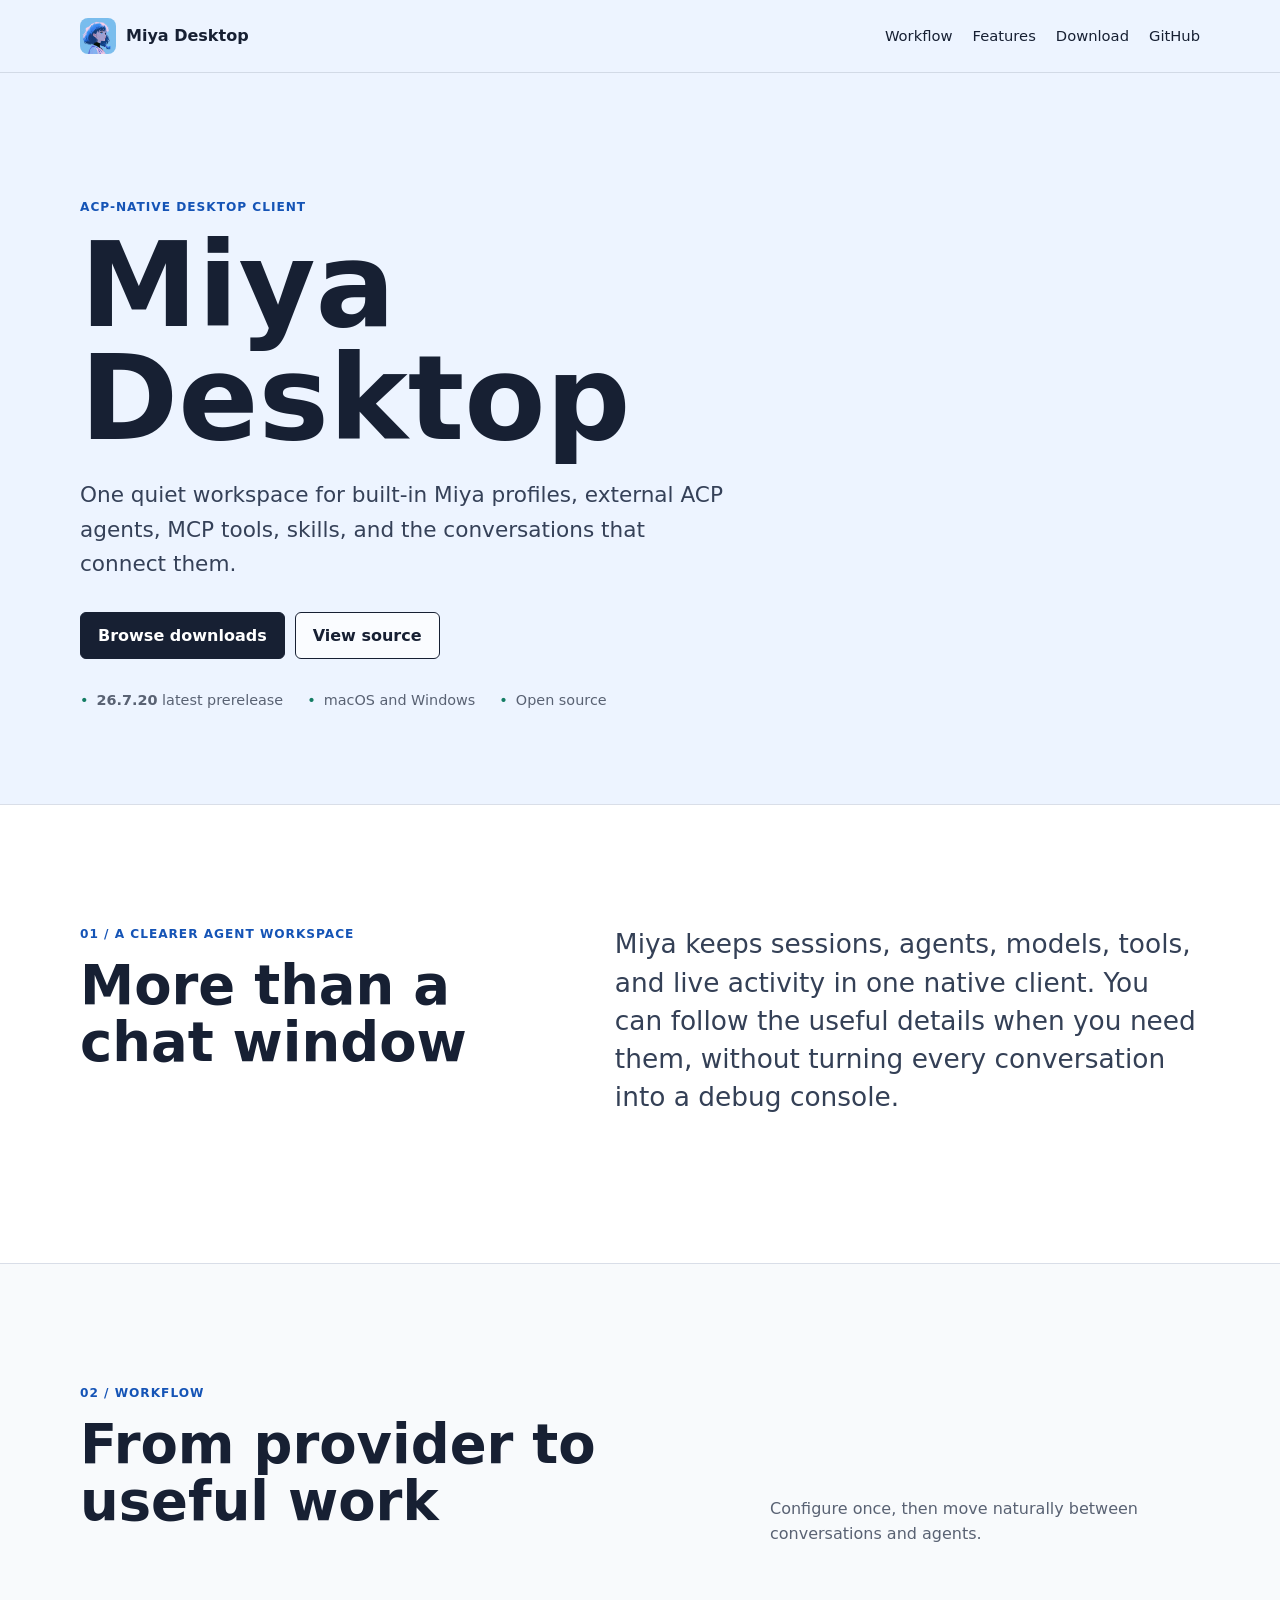
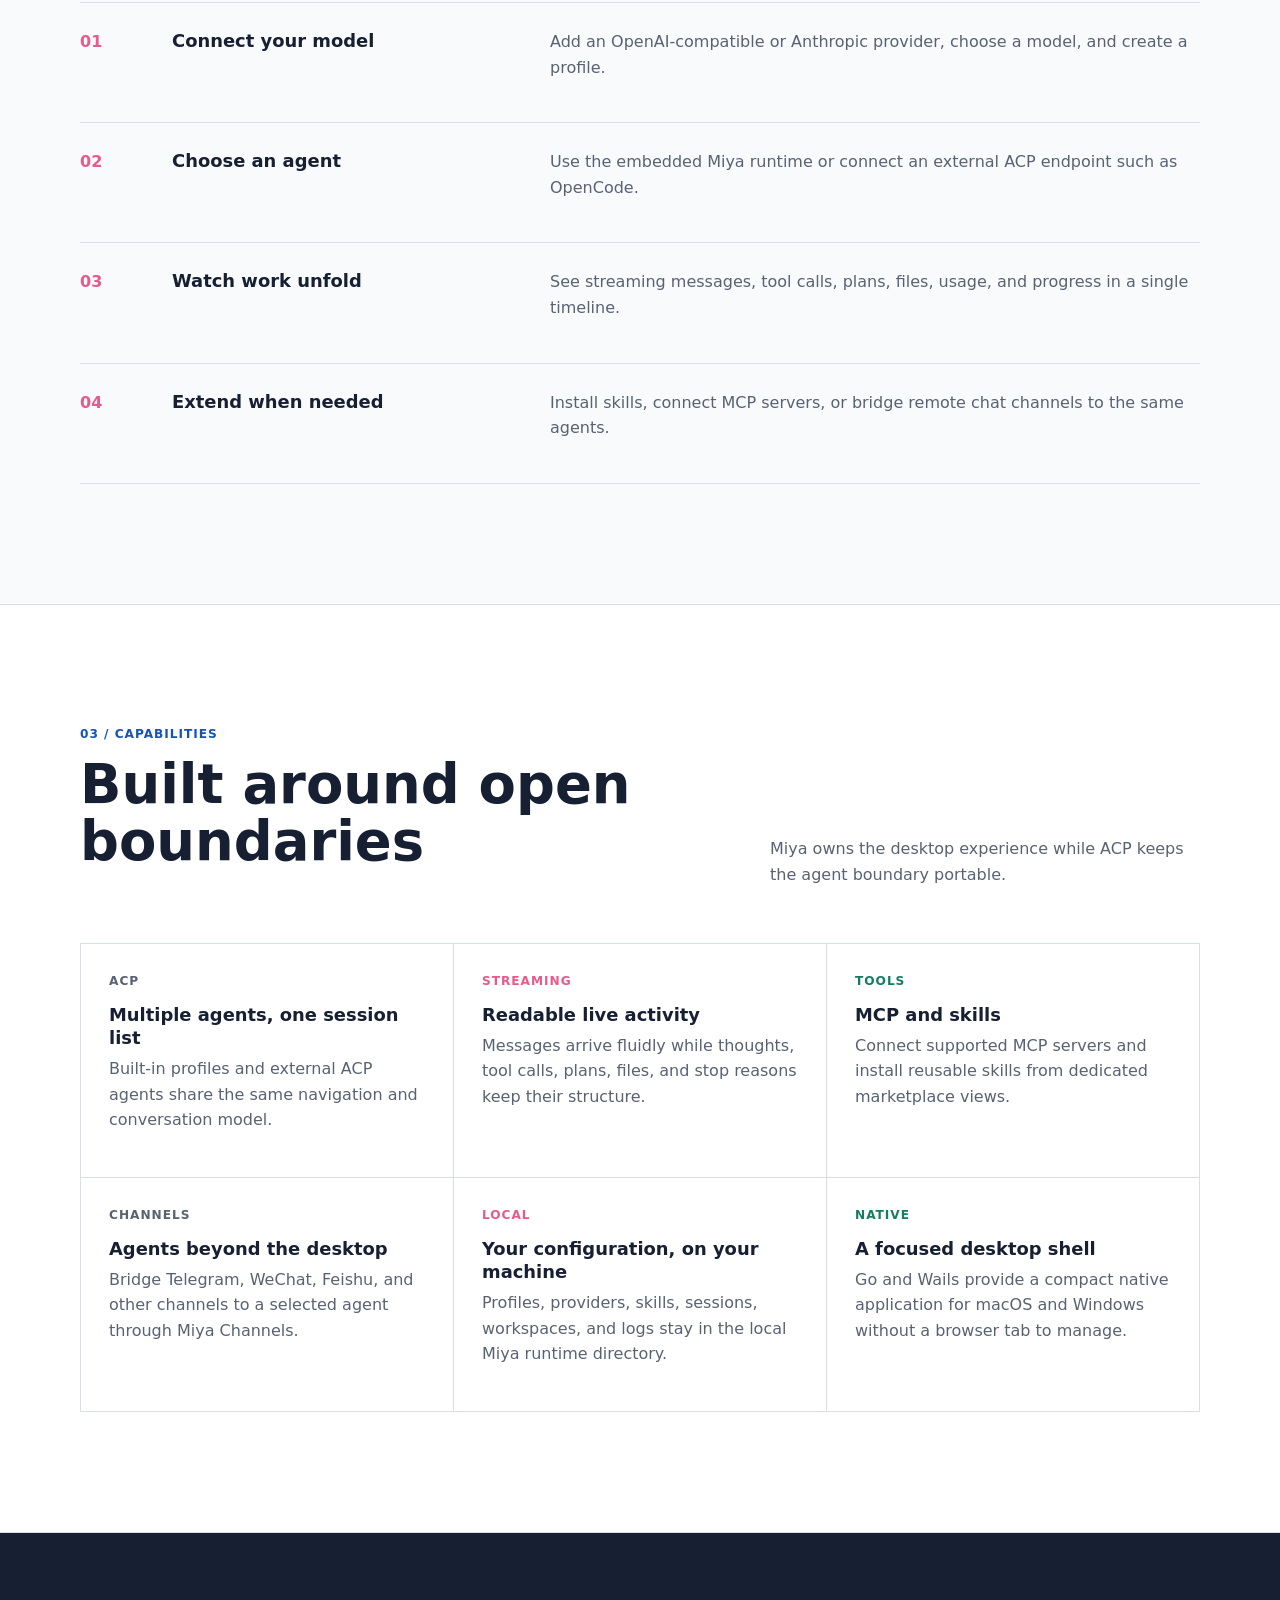
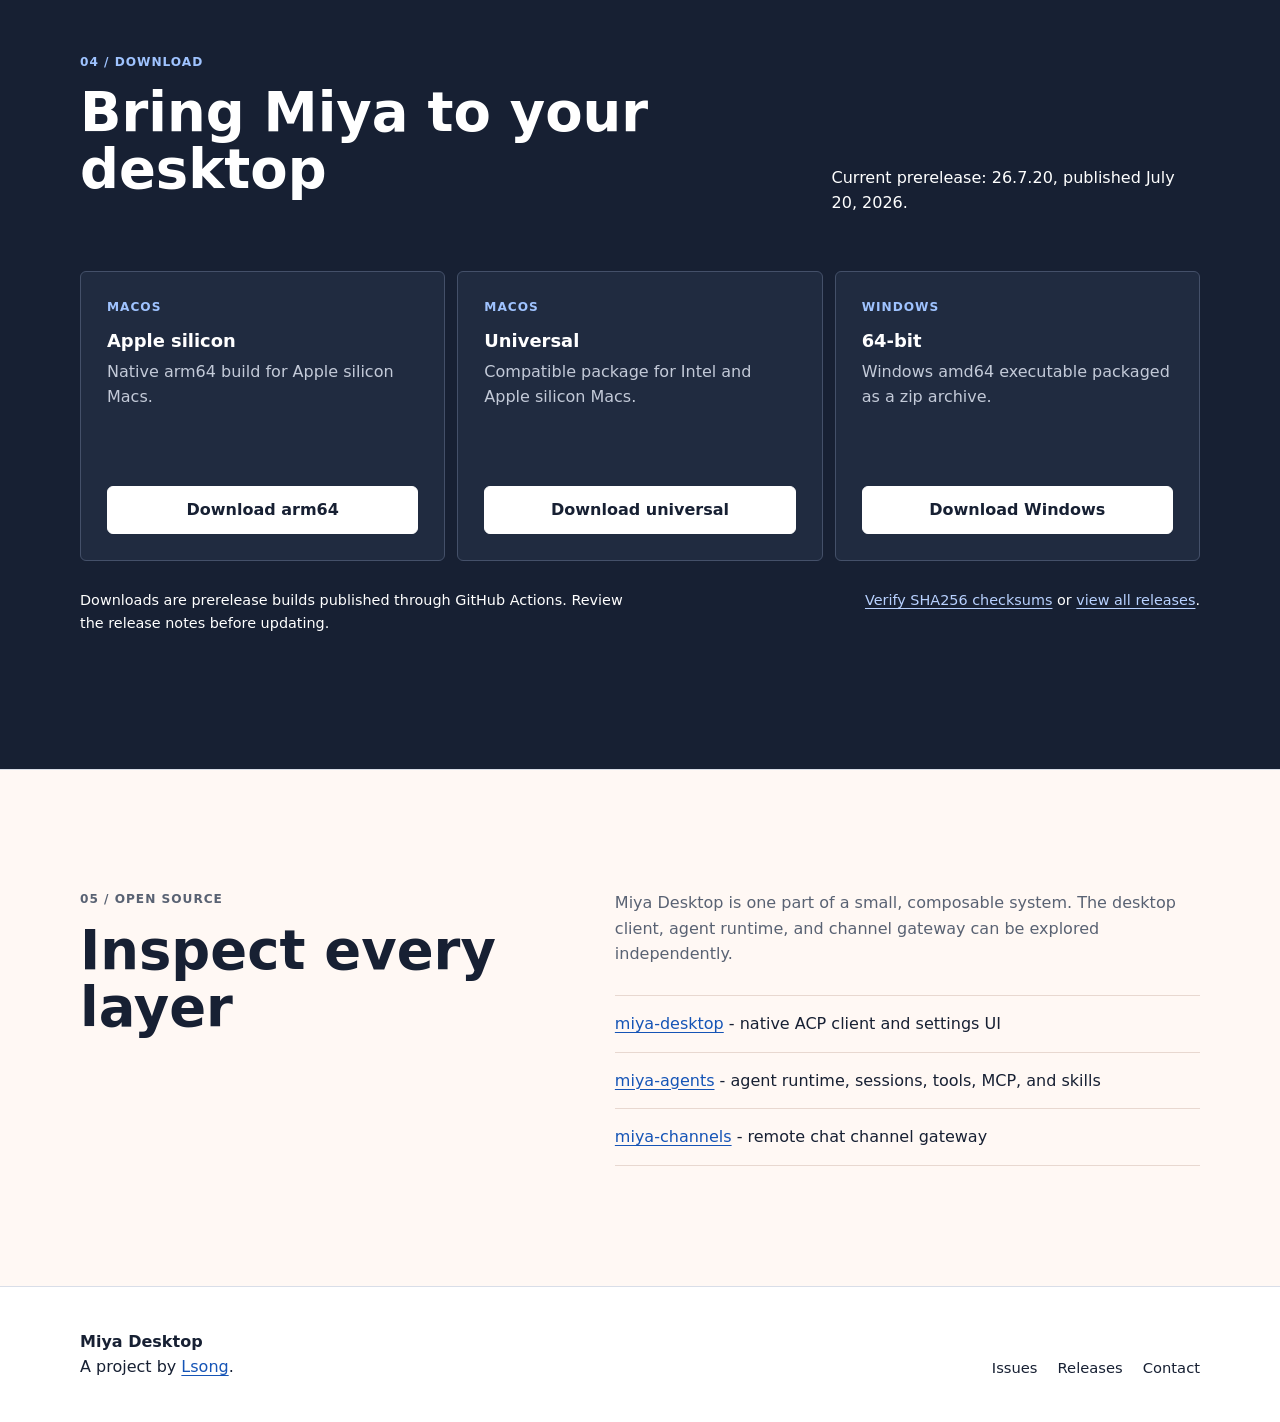
<file: index.html>
<!DOCTYPE html>
<html lang="en">
<head>
  <meta charset="utf-8">
  <meta name="viewport" content="width=device-width, initial-scale=1">
  <title>Miya Desktop - A native workspace for AI agents</title>
  <meta name="description" content="Miya Desktop is an ACP-native desktop workspace for AI agents, local runtimes, MCP tools, skills, and remote channels.">
  <meta name="author" content="Lsong">
  <meta name="theme-color" content="#f6f8fc">
  <meta property="og:type" content="website">
  <meta property="og:title" content="Miya Desktop">
  <meta property="og:description" content="A native workspace for AI agents, tools, and remote channels.">
  <meta property="og:image" content="appicon.png">
  <meta name="twitter:card" content="summary">
  <meta name="twitter:creator" content="@lsongdev">
  <link rel="manifest" href="manifest.json">
  <link rel="icon" type="image/png" href="appicon.png">
  <link rel="apple-touch-icon" href="appicon.png">
  <link rel="stylesheet" href="index.css">
  <script type="module" src="index.js"></script>
</head>
<body>
  <a class="skip-link" href="#main">Skip to content</a>
  <header class="site-header">
    <div class="site-container header-inner">
      <a class="brand" href="#top" aria-label="Miya Desktop home">
        <img src="appicon.png" width="36" height="36" alt="">
        <span>Miya Desktop</span>
      </a>
      <nav class="site-nav" aria-label="Primary navigation">
        <a href="#workflow">Workflow</a>
        <a href="#features">Features</a>
        <a href="#download">Download</a>
        <a href="https://github.com/lsongdev/miya-desktop">GitHub</a>
      </nav>
    </div>
  </header>

  <main id="main">
    <section class="hero" id="top" aria-labelledby="hero-title">
      <div class="site-container hero-content">
        <p class="eyebrow">ACP-native desktop client</p>
        <h1 id="hero-title">Miya Desktop</h1>
        <p class="hero-summary">One quiet workspace for built-in Miya profiles, external ACP agents, MCP tools, skills, and the conversations that connect them.</p>
        <div class="hero-actions">
          <a class="button button-primary" id="primary-download" href="https://github.com/lsongdev/miya-desktop/releases">Browse downloads</a>
          <a class="button button-secondary" href="https://github.com/lsongdev/miya-desktop">View source</a>
        </div>
        <ul class="release-facts" aria-label="Availability">
          <li><strong id="release-version">26.7.20</strong> latest prerelease</li>
          <li>macOS and Windows</li>
          <li>Open source</li>
        </ul>
      </div>
    </section>

    <section class="intro section" aria-labelledby="intro-title">
      <div class="site-container intro-grid">
        <div>
          <p class="section-index">01 / A clearer agent workspace</p>
          <h2 id="intro-title">More than a chat window</h2>
        </div>
        <p class="section-lead">Miya keeps sessions, agents, models, tools, and live activity in one native client. You can follow the useful details when you need them, without turning every conversation into a debug console.</p>
      </div>
    </section>

    <section class="workflow section" id="workflow" aria-labelledby="workflow-title">
      <div class="site-container">
        <div class="section-heading">
          <div>
            <p class="section-index">02 / Workflow</p>
            <h2 id="workflow-title">From provider to useful work</h2>
          </div>
          <p>Configure once, then move naturally between conversations and agents.</p>
        </div>
        <ol class="workflow-list">
          <li><span class="step-number">01</span><div><h3>Connect your model</h3><p>Add an OpenAI-compatible or Anthropic provider, choose a model, and create a profile.</p></div></li>
          <li><span class="step-number">02</span><div><h3>Choose an agent</h3><p>Use the embedded Miya runtime or connect an external ACP endpoint such as OpenCode.</p></div></li>
          <li><span class="step-number">03</span><div><h3>Watch work unfold</h3><p>See streaming messages, tool calls, plans, files, usage, and progress in a single timeline.</p></div></li>
          <li><span class="step-number">04</span><div><h3>Extend when needed</h3><p>Install skills, connect MCP servers, or bridge remote chat channels to the same agents.</p></div></li>
        </ol>
      </div>
    </section>

    <section class="features section" id="features" aria-labelledby="features-title">
      <div class="site-container">
        <div class="section-heading">
          <div>
            <p class="section-index">03 / Capabilities</p>
            <h2 id="features-title">Built around open boundaries</h2>
          </div>
          <p>Miya owns the desktop experience while ACP keeps the agent boundary portable.</p>
        </div>
        <div class="feature-grid">
          <article><p class="feature-label">ACP</p><h3>Multiple agents, one session list</h3><p>Built-in profiles and external ACP agents share the same navigation and conversation model.</p></article>
          <article><p class="feature-label">Streaming</p><h3>Readable live activity</h3><p>Messages arrive fluidly while thoughts, tool calls, plans, files, and stop reasons keep their structure.</p></article>
          <article><p class="feature-label">Tools</p><h3>MCP and skills</h3><p>Connect supported MCP servers and install reusable skills from dedicated marketplace views.</p></article>
          <article><p class="feature-label">Channels</p><h3>Agents beyond the desktop</h3><p>Bridge Telegram, WeChat, Feishu, and other channels to a selected agent through Miya Channels.</p></article>
          <article><p class="feature-label">Local</p><h3>Your configuration, on your machine</h3><p>Profiles, providers, skills, sessions, workspaces, and logs stay in the local Miya runtime directory.</p></article>
          <article><p class="feature-label">Native</p><h3>A focused desktop shell</h3><p>Go and Wails provide a compact native application for macOS and Windows without a browser tab to manage.</p></article>
        </div>
      </div>
    </section>

    <section class="download section" id="download" aria-labelledby="download-title">
      <div class="site-container">
        <div class="download-heading">
          <div><p class="section-index">04 / Download</p><h2 id="download-title">Bring Miya to your desktop</h2></div>
          <p id="release-note">Current prerelease: 26.7.20, published July 20, 2026.</p>
        </div>
        <div class="download-list">
          <article data-platform-card="mac"><div><p class="platform-name">macOS</p><h3>Apple silicon</h3><p>Native arm64 build for Apple silicon Macs.</p></div><a class="button button-download" data-asset-suffix="-darwin-arm64.zip" href="https://github.com/lsongdev/miya-desktop/releases">Download arm64 <span data-asset-size></span></a></article>
          <article data-platform-card="mac"><div><p class="platform-name">macOS</p><h3>Universal</h3><p>Compatible package for Intel and Apple silicon Macs.</p></div><a class="button button-download" data-asset-suffix="-darwin-universal.zip" href="https://github.com/lsongdev/miya-desktop/releases">Download universal <span data-asset-size></span></a></article>
          <article data-platform-card="windows"><div><p class="platform-name">Windows</p><h3>64-bit</h3><p>Windows amd64 executable packaged as a zip archive.</p></div><a class="button button-download" data-asset-suffix="-windows-amd64.zip" href="https://github.com/lsongdev/miya-desktop/releases">Download Windows <span data-asset-size></span></a></article>
        </div>
        <div class="download-meta">
          <p>Downloads are prerelease builds published through GitHub Actions. Review the release notes before updating.</p>
          <p><a id="checksum-link" href="https://github.com/lsongdev/miya-desktop/releases">Verify SHA256 checksums</a> or <a id="all-releases-link" href="https://github.com/lsongdev/miya-desktop/releases">view all releases</a>.</p>
        </div>
        <noscript><p>JavaScript is disabled. The download links above open GitHub Releases, where you can choose the newest package for your platform.</p></noscript>
      </div>
    </section>

    <section class="open-source section" aria-labelledby="source-title">
      <div class="site-container source-grid">
        <div><p class="section-index">05 / Open source</p><h2 id="source-title">Inspect every layer</h2></div>
        <div>
          <p>Miya Desktop is one part of a small, composable system. The desktop client, agent runtime, and channel gateway can be explored independently.</p>
          <ul class="repo-list">
            <li><a href="https://github.com/lsongdev/miya-desktop">miya-desktop</a> - native ACP client and settings UI</li>
            <li><a href="https://github.com/lsongdev/miya-agents">miya-agents</a> - agent runtime, sessions, tools, MCP, and skills</li>
            <li><a href="https://github.com/lsongdev/miya-channels">miya-channels</a> - remote chat channel gateway</li>
          </ul>
        </div>
      </div>
    </section>
  </main>

  <footer class="site-footer">
    <div class="site-container footer-inner">
      <p><strong>Miya Desktop</strong><br>A project by <a href="https://lsong.org">Lsong</a>.</p>
      <nav aria-label="Footer navigation"><a href="https://github.com/lsongdev/miya-desktop/issues">Issues</a><a href="https://github.com/lsongdev/miya-desktop/releases">Releases</a><a href="mailto:hi@lsong.org">Contact</a></nav>
    </div>
  </footer>
</body>
</html>
</file>
<file: index.css>
@import url(https://lsong.org/css/stylesheet.css);

:root {
  color-scheme: light;
  --miya-ink: #172033;
  --miya-muted: #596273;
  --miya-line: #d9dee8;
  --miya-surface: #ffffff;
  --miya-soft: #f4f7fb;
  --miya-blue: #236fe8;
  --miya-blue-dark: #1554b6;
  --miya-pink: #e65b89;
  --miya-green: #147d64;
  --miya-width: 1120px;
}

* { box-sizing: border-box; }
html { scroll-behavior: smooth; }
body {
  margin: 0;
  color: var(--miya-ink);
  background: var(--miya-surface);
  font-family: "Space Grotesk", system-ui, -apple-system, BlinkMacSystemFont, "Segoe UI", sans-serif;
  line-height: 1.6;
}
body, button, input { letter-spacing: 0; }
a { color: var(--miya-blue-dark); text-underline-offset: 0.2em; }
a:hover { color: var(--miya-blue); }
img { max-width: 100%; }
h1, h2, h3, p { margin-top: 0; }
h1, h2, h3 { color: var(--miya-ink); letter-spacing: 0; }
h1 { max-width: 780px; margin-bottom: 0.2em; font-size: 7.4rem; line-height: 0.95; }
h2 { margin-bottom: 0.5em; font-size: 3.4rem; line-height: 1.05; }
h3 { margin-bottom: 0.35em; font-size: 1.12rem; line-height: 1.3; }

.site-container { width: min(calc(100% - 40px), var(--miya-width)); margin-inline: auto; }
.skip-link {
  position: fixed;
  top: 12px;
  left: 12px;
  z-index: 1000;
  padding: 8px 12px;
  color: #ffffff;
  background: var(--miya-ink);
  transform: translateY(-150%);
}
.skip-link:focus { transform: translateY(0); }

.site-header {
  position: absolute;
  inset: 0 0 auto;
  z-index: 10;
  border-bottom: 1px solid rgba(23, 32, 51, 0.12);
}
.header-inner, .footer-inner, .section-heading, .download-heading {
  display: flex;
  align-items: center;
  justify-content: space-between;
  gap: 28px;
}
.header-inner { min-height: 72px; }
.brand {
  display: inline-flex;
  align-items: center;
  gap: 10px;
  color: var(--miya-ink);
  font-weight: 700;
  text-decoration: none;
}
.brand img { width: 36px; height: 36px; border-radius: 8px; }
.site-nav, .site-footer nav { display: flex; flex-wrap: wrap; gap: 20px; }
.site-nav a, .site-footer nav a { color: var(--miya-ink); font-size: 0.92rem; text-decoration: none; }
.site-nav a:hover, .site-footer nav a:hover { color: var(--miya-blue-dark); text-decoration: underline; }

.hero {
  position: relative;
  min-height: min(760px, 88vh);
  overflow: hidden;
  border-bottom: 1px solid var(--miya-line);
  background: #edf4ff;
}
.hero-content { position: relative; z-index: 2; padding-top: clamp(150px, 22vh, 210px); padding-bottom: 92px; }
.eyebrow, .section-index, .feature-label, .platform-name {
  margin-bottom: 12px;
  color: var(--miya-blue-dark);
  font-family: "Oxanium", system-ui, sans-serif;
  font-size: 0.76rem;
  font-weight: 700;
  letter-spacing: 0.08em;
  text-transform: uppercase;
}
.hero-summary { max-width: 650px; margin-bottom: 30px; color: #354158; font-size: 1.35rem; }
.hero-actions { display: flex; flex-wrap: wrap; gap: 10px; margin-bottom: 30px; }
.button {
  display: inline-flex;
  min-height: 44px;
  align-items: center;
  justify-content: center;
  padding: 10px 17px;
  border: 1px solid var(--miya-ink);
  border-radius: 6px;
  font-weight: 700;
  text-decoration: none;
}
.button-primary { color: #ffffff; background: var(--miya-ink); }
.button-primary:hover { color: #ffffff; background: var(--miya-blue-dark); }
.button-secondary, .button-download { color: var(--miya-ink); background: rgba(255, 255, 255, 0.72); }
.button-secondary:hover, .button-download:hover { color: var(--miya-blue-dark); border-color: var(--miya-blue-dark); background: #ffffff; }
.release-facts {
  display: flex;
  flex-wrap: wrap;
  gap: 8px 24px;
  max-width: 650px;
  margin: 0;
  padding: 0;
  color: var(--miya-muted);
  font-size: 0.9rem;
  list-style: none;
}
.release-facts li::before { margin-right: 8px; color: var(--miya-green); content: "\2022"; }

.section { padding: clamp(70px, 10vw, 120px) 0; border-bottom: 1px solid var(--miya-line); }
.intro { background: var(--miya-surface); }
.intro-grid, .source-grid {
  display: grid;
  grid-template-columns: minmax(0, 0.85fr) minmax(0, 1.15fr);
  gap: clamp(40px, 8vw, 110px);
}
.section-lead { color: #344056; font-size: 1.65rem; line-height: 1.45; }
.workflow { background: #f8fafc; }
.section-heading, .download-heading { align-items: end; margin-bottom: 45px; }
.section-heading > p, .download-heading > p { max-width: 430px; margin-bottom: 10px; color: var(--miya-muted); }
.workflow-list { margin: 0; padding: 0; border-top: 1px solid var(--miya-line); list-style: none; }
.workflow-list li {
  display: grid;
  grid-template-columns: 72px minmax(0, 1fr);
  gap: 20px;
  padding: 26px 0;
  border-bottom: 1px solid var(--miya-line);
}
.workflow-list li > div { display: grid; grid-template-columns: minmax(180px, 0.7fr) minmax(0, 1.3fr); gap: 28px; }
.workflow-list p, .feature-grid p, .download-list p, .source-grid p { color: var(--miya-muted); }
.step-number { color: var(--miya-pink); font-family: "Oxanium", system-ui, sans-serif; font-weight: 700; }

.feature-grid {
  display: grid;
  grid-template-columns: repeat(3, minmax(0, 1fr));
  border-top: 1px solid var(--miya-line);
  border-left: 1px solid var(--miya-line);
}
.feature-grid article { min-height: 230px; padding: 28px; border-right: 1px solid var(--miya-line); border-bottom: 1px solid var(--miya-line); }
.feature-grid article:nth-child(3n + 2) .feature-label { color: var(--miya-pink); }
.feature-grid article:nth-child(3n + 3) .feature-label { color: var(--miya-green); }

.download { background: #172033; }
.download h2, .download h3, .download .section-index, .download .platform-name, .download-heading > p, .download-meta, .download noscript { color: #ffffff; }
.download .section-index, .download .platform-name { color: #9fc3ff; }
.download-list { display: grid; grid-template-columns: repeat(3, minmax(0, 1fr)); gap: 12px; }
.download-list article {
  display: flex;
  min-height: 290px;
  flex-direction: column;
  justify-content: space-between;
  padding: 26px;
  border: 1px solid #445069;
  border-radius: 6px;
  background: #202b40;
}
.download-list article.is-recommended { border-color: #9fc3ff; }
.download-list article.is-recommended::before {
  display: block;
  margin-bottom: 18px;
  color: #9fc3ff;
  font-size: 0.76rem;
  font-weight: 700;
  text-transform: uppercase;
  content: "Recommended for this device";
}
.download-list p { color: #c3cad8; }
.button-download { width: 100%; color: var(--miya-ink); border-color: #ffffff; background: #ffffff; }
.button-download span:not(:empty)::before { content: " · "; }
.download-meta { display: flex; justify-content: space-between; gap: 30px; margin-top: 28px; font-size: 0.9rem; }
.download-meta p { max-width: 560px; }
.download-meta a { color: #b8d1ff; }

.open-source { background: #fff8f4; }
.repo-list { margin: 28px 0 0; padding: 0; border-top: 1px solid #e8d8d0; list-style: none; }
.repo-list li { padding: 15px 0; border-bottom: 1px solid #e8d8d0; }
.site-footer { padding: 42px 0; background: #ffffff; }
.footer-inner { align-items: end; }
.footer-inner p { margin-bottom: 0; }
.error-page { min-height: 100vh; padding: 180px 0 90px; background: #edf4ff; }
.error-page h1 { max-width: 900px; font-size: 7rem; }

@media (max-width: 820px) {
  h1 { font-size: 4.5rem; }
  h2 { font-size: 2.7rem; }
  .hero-summary { font-size: 1.2rem; }
  .section-lead { font-size: 1.4rem; }
  .error-page h1 { font-size: 4.5rem; }
  .site-header { position: relative; background: #edf4ff; }
  .header-inner { min-height: auto; align-items: flex-start; padding-block: 16px; }
  .site-nav { justify-content: flex-end; gap: 8px 14px; }
  .hero { min-height: 700px; }
  .hero-content { padding-top: 72px; padding-bottom: 160px; }
  .intro-grid, .source-grid, .feature-grid, .download-list { grid-template-columns: 1fr; }
  .feature-grid article { min-height: 0; }
  .section-heading, .download-heading, .download-meta { align-items: flex-start; flex-direction: column; }
  .workflow-list li > div { grid-template-columns: 1fr; gap: 4px; }
}

@media (max-width: 560px) {
  h1 { font-size: 3.4rem; }
  h2 { font-size: 2.2rem; }
  .error-page h1 { font-size: 3.4rem; }
  .site-container { width: min(calc(100% - 28px), var(--miya-width)); }
  .header-inner, .footer-inner { align-items: flex-start; flex-direction: column; }
  .site-nav { width: 100%; justify-content: flex-start; }
  .hero { min-height: 660px; }
  .hero-content { padding-top: 56px; padding-bottom: 90px; }
  .hero-actions .button { width: 100%; }
  .workflow-list li { grid-template-columns: 48px minmax(0, 1fr); }
  .download-list article { min-height: 250px; }
}

@media (prefers-reduced-motion: reduce) {
  html { scroll-behavior: auto; }
}
</file>
